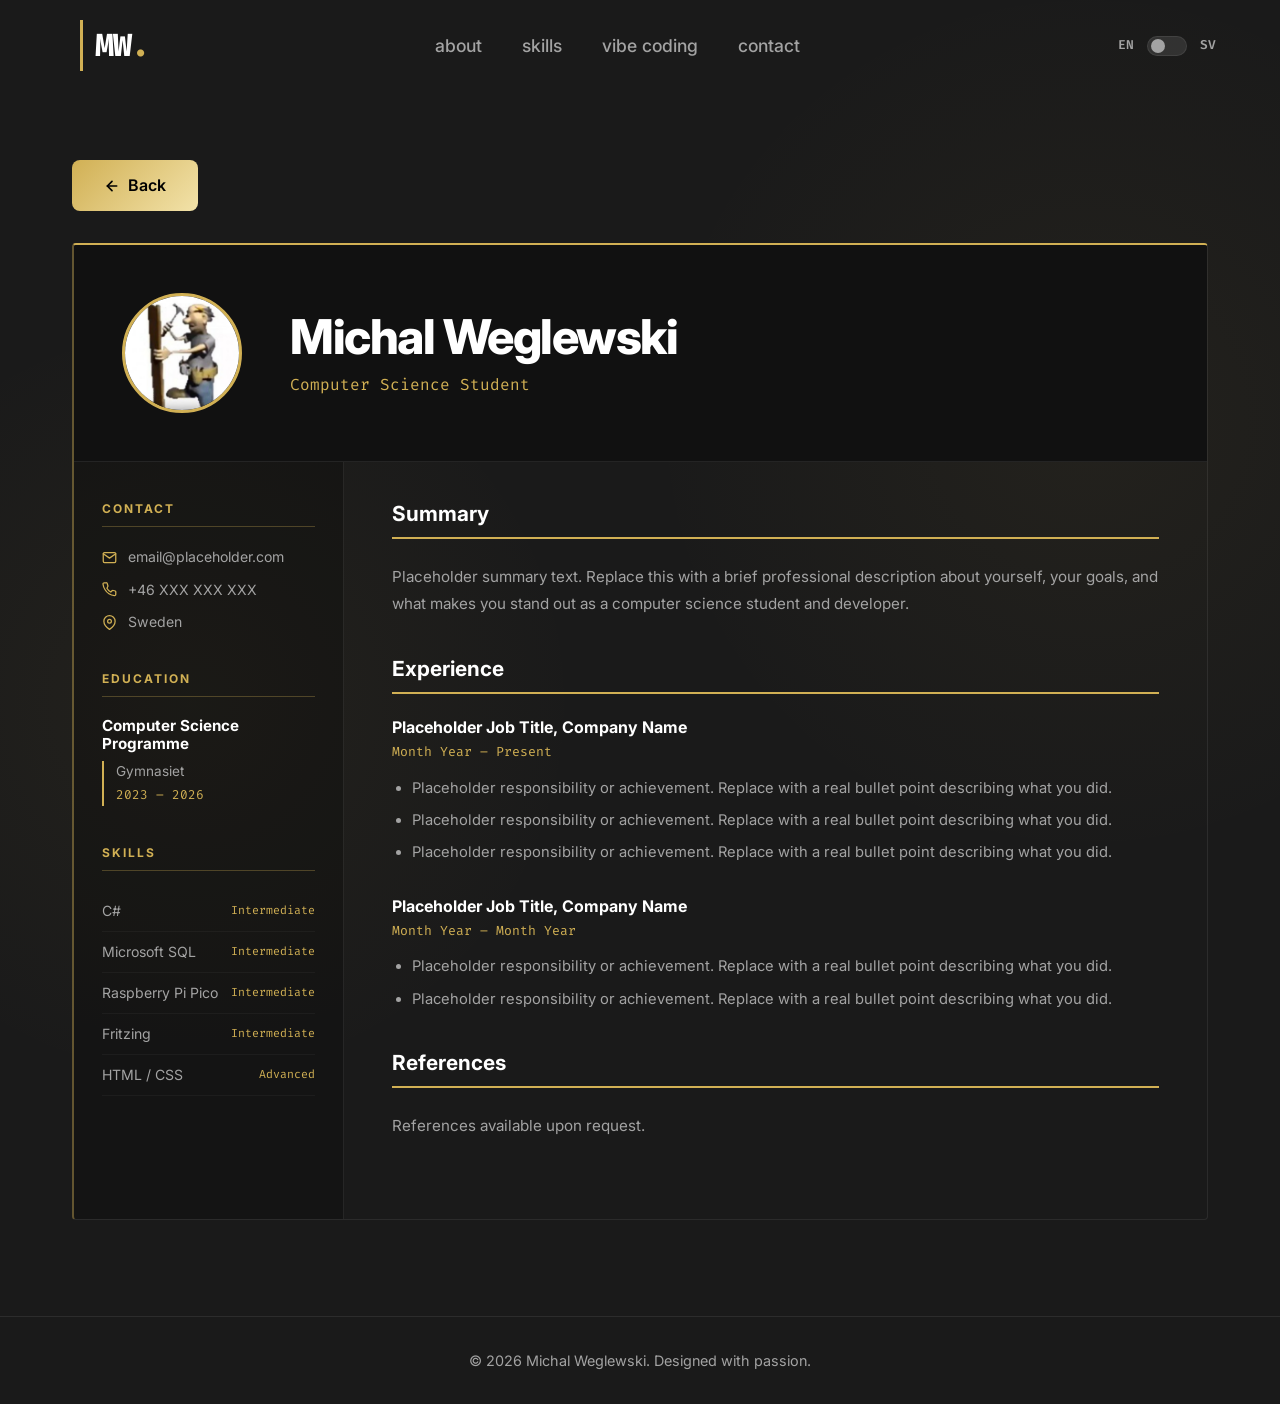
<file: about.html>
<!DOCTYPE html>
<html lang="en">

<head>
    <meta charset="UTF-8">
    <meta name="viewport" content="width=device-width, initial-scale=1.0">
    <title>About Michal Weglewski | Computer Science Portfolio</title>
    <meta name="description" content="CV and detailed background of Michal Weglewski, computer science student.">
    <link rel="preconnect" href="https://fonts.googleapis.com">
    <link rel="preconnect" href="https://fonts.gstatic.com" crossorigin>
    <link
        href="https://fonts.googleapis.com/css2?family=Fira+Code:wght@400;600&family=Inter:wght@300;400;600;800&display=swap"
        rel="stylesheet">
    <link rel="stylesheet" href="style.css">
</head>

<body>

    <!-- Navigation -->
    <nav id="navbar" class="scrolled">
        <div class="nav-container">
            <a href="index.html" class="logo">MW<span class="highlight">.</span></a>
            <ul class="nav-links">
                <li><a href="index.html#about" data-i18n="nav-about">About</a></li>
                <li><a href="index.html#skills" data-i18n="nav-skills">Skills</a></li>
                <li><a href="index.html#vibe-coding" data-i18n="nav-vibe">Vibe Coding</a></li>
                <li><a href="index.html#contact" data-i18n="nav-contact">Contact</a></li>
            </ul>
            <div class="lang-switcher">
                <span class="lang-label">EN</span>
                <label class="switch">
                    <input type="checkbox" id="lang-toggle">
                    <span class="slider round"></span>
                </label>
                <span class="lang-label">SV</span>
            </div>
        </div>
    </nav>

    <!-- CV Section -->
    <section class="section cv-section">
        <div class="container">

            <a href="index.html#about" class="btn btn-primary cv-back-btn" data-i18n="back-to-about">
                <svg xmlns="http://www.w3.org/2000/svg" width="16" height="16" viewBox="0 0 24 24" fill="none"
                    stroke="currentColor" stroke-width="2.5" stroke-linecap="round" stroke-linejoin="round">
                    <line x1="19" y1="12" x2="5" y2="12"></line>
                    <polyline points="12 19 5 12 12 5"></polyline>
                </svg>
                Back
            </a>

            <div class="cv-card">

                <!-- CV Header -->
                <div class="cv-header">
                    <div class="cv-avatar">
                        <!-- Image placeholder — replace src with your photo -->
                        <div class="cv-avatar-placeholder">
                            <img src="thecrewguy1.jpg" alt="Michal Weglewski">
                        </div>
                    </div>
                    <div class="cv-header-text">
                        <h1 class="cv-name">Michal Weglewski</h1>
                        <p class="cv-role" data-i18n="cv-role">Computer Science Student</p>
                    </div>
                </div>

                <!-- CV Body -->
                <div class="cv-body">

                    <!-- Sidebar -->
                    <aside class="cv-sidebar">

                        <div class="cv-sidebar-section">
                            <h3 class="cv-sidebar-heading" data-i18n="cv-contact-heading">Contact</h3>
                            <ul class="cv-contact-list">
                                <li>
                                    <svg xmlns="http://www.w3.org/2000/svg" width="15" height="15" viewBox="0 0 24 24"
                                        fill="none" stroke="currentColor" stroke-width="2" stroke-linecap="round"
                                        stroke-linejoin="round">
                                        <path
                                            d="M4 4h16c1.1 0 2 .9 2 2v12c0 1.1-.9 2-2 2H4c-1.1 0-2-.9-2-2V6c0-1.1.9-2 2-2z">
                                        </path>
                                        <polyline points="22,6 12,13 2,6"></polyline>
                                    </svg>
                                    <span data-i18n="cv-email">email@placeholder.com</span>
                                </li>
                                <li>
                                    <svg xmlns="http://www.w3.org/2000/svg" width="15" height="15" viewBox="0 0 24 24"
                                        fill="none" stroke="currentColor" stroke-width="2" stroke-linecap="round"
                                        stroke-linejoin="round">
                                        <path
                                            d="M22 16.92v3a2 2 0 0 1-2.18 2 19.79 19.79 0 0 1-8.63-3.07A19.5 19.5 0 0 1 4.69 12 19.79 19.79 0 0 1 1.62 3.38a2 2 0 0 1 1.99-2.18h3a2 2 0 0 1 2 1.72c.13.96.36 1.9.7 2.81a2 2 0 0 1-.45 2.11L7.91 9.91a16 16 0 0 0 6.18 6.18l1.99-1.99a2 2 0 0 1 2.11-.45c.91.34 1.85.57 2.81.7A2 2 0 0 1 22 16.92z">
                                        </path>
                                    </svg>
                                    <span data-i18n="cv-phone">+46 XXX XXX XXX</span>
                                </li>
                                <li>
                                    <svg xmlns="http://www.w3.org/2000/svg" width="15" height="15" viewBox="0 0 24 24"
                                        fill="none" stroke="currentColor" stroke-width="2" stroke-linecap="round"
                                        stroke-linejoin="round">
                                        <path d="M21 10c0 7-9 13-9 13s-9-6-9-13a9 9 0 0 1 18 0z"></path>
                                        <circle cx="12" cy="10" r="3"></circle>
                                    </svg>
                                    <span data-i18n="cv-location">Sweden</span>
                                </li>
                            </ul>
                        </div>

                        <div class="cv-sidebar-section">
                            <h3 class="cv-sidebar-heading" data-i18n="cv-edu-heading">Education</h3>
                            <div class="cv-edu-item">
                                <h4 data-i18n="cv-edu-degree">Computer Science Programme</h4>
                                <div class="cv-edu-detail">
                                    <span data-i18n="cv-edu-school">Gymnasiet</span>
                                    <span class="cv-edu-dates" data-i18n="cv-edu-dates">2023 – 2026</span>
                                </div>
                            </div>
                        </div>

                        <div class="cv-sidebar-section">
                            <h3 class="cv-sidebar-heading" data-i18n="cv-skills-heading">Skills</h3>
                            <ul class="cv-skill-list">
                                <li><span>C#</span><span class="cv-skill-level"
                                        data-i18n="cv-level-intermediate">Intermediate</span></li>
                                <li><span>Microsoft SQL</span><span class="cv-skill-level"
                                        data-i18n="cv-level-intermediate">Intermediate</span></li>
                                <li><span>Raspberry Pi Pico</span><span class="cv-skill-level"
                                        data-i18n="cv-level-intermediate">Intermediate</span></li>
                                <li><span>Fritzing</span><span class="cv-skill-level"
                                        data-i18n="cv-level-intermediate">Intermediate</span></li>
                                <li><span>HTML / CSS</span><span class="cv-skill-level"
                                        data-i18n="cv-level-advanced">Advanced</span></li>
                            </ul>
                        </div>

                    </aside>

                    <!-- Main Content -->
                    <main class="cv-main">

                        <div class="cv-main-section">
                            <h2 class="cv-main-heading" data-i18n="cv-summary-heading">Summary</h2>
                            <p data-i18n="cv-summary-text">Placeholder summary text. Replace this with a brief
                                professional description about yourself, your goals, and what makes you stand out as a
                                computer science student and developer.</p>
                        </div>

                        <div class="cv-main-section">
                            <h2 class="cv-main-heading" data-i18n="cv-exp-heading">Experience</h2>

                            <div class="cv-job">
                                <h3 class="cv-job-title" data-i18n="cv-job1-title">Placeholder Job Title, Company Name
                                </h3>
                                <p class="cv-job-dates" data-i18n="cv-job1-dates">Month Year – Present</p>
                                <ul>
                                    <li data-i18n="cv-job1-b1">Placeholder responsibility or achievement. Replace with a
                                        real bullet point describing what you did.</li>
                                    <li data-i18n="cv-job1-b2">Placeholder responsibility or achievement. Replace with a
                                        real bullet point describing what you did.</li>
                                    <li data-i18n="cv-job1-b3">Placeholder responsibility or achievement. Replace with a
                                        real bullet point describing what you did.</li>
                                </ul>
                            </div>

                            <div class="cv-job">
                                <h3 class="cv-job-title" data-i18n="cv-job2-title">Placeholder Job Title, Company Name
                                </h3>
                                <p class="cv-job-dates" data-i18n="cv-job2-dates">Month Year – Month Year</p>
                                <ul>
                                    <li data-i18n="cv-job2-b1">Placeholder responsibility or achievement. Replace with a
                                        real bullet point describing what you did.</li>
                                    <li data-i18n="cv-job2-b2">Placeholder responsibility or achievement. Replace with a
                                        real bullet point describing what you did.</li>
                                </ul>
                            </div>
                        </div>

                        <div class="cv-main-section">
                            <h2 class="cv-main-heading" data-i18n="cv-ref-heading">References</h2>
                            <p data-i18n="cv-ref-text">References available upon request.</p>
                        </div>

                    </main>
                </div>
            </div>

        </div>
    </section>

    <!-- Footer -->
    <footer>
        <div class="container">
            <p data-i18n="footer-text">&copy; 2026 Michal Weglewski. Designed with passion.</p>
        </div>
    </footer>

    <script src="script.js"></script>
</body>

</html>
</file>
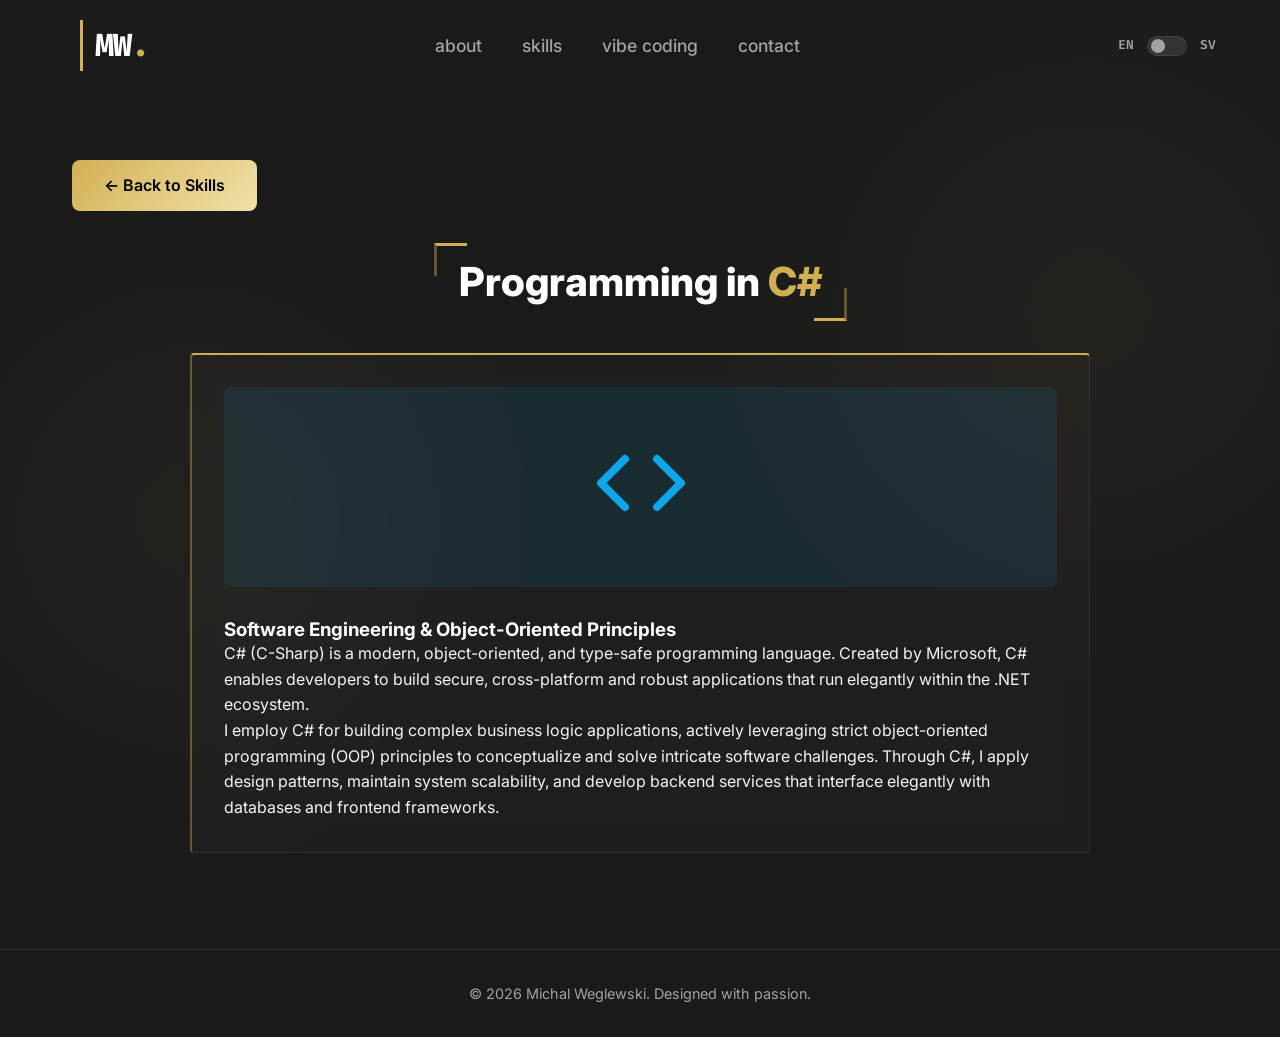
<file: c-sharp.html>
<!DOCTYPE html>
<html lang="en">

<head>
    <meta charset="UTF-8">
    <meta name="viewport" content="width=device-width, initial-scale=1.0">
    <title>C# Programming Details | Michal Weglewski</title>
    <meta name="description" content="Details about C# Programming.">
    <!-- Google Fonts -->
    <link rel="preconnect" href="https://fonts.googleapis.com">
    <link rel="preconnect" href="https://fonts.gstatic.com" crossorigin>
    <link
        href="https://fonts.googleapis.com/css2?family=Fira+Code:wght@400;600&family=Inter:wght@300;400;600;800&display=swap"
        rel="stylesheet">
    <link rel="stylesheet" href="style.css">
</head>

<body>
    <!-- Navigation -->
    <nav id="navbar" class="scrolled">
        <div class="nav-container">
            <a href="index.html" class="logo">MW<span class="highlight">.</span></a>
            <ul class="nav-links">
                <li><a href="index.html#about" data-i18n="nav-about">About</a></li>
                <li><a href="index.html#skills" data-i18n="nav-skills">Skills</a></li>
                <li><a href="index.html#vibe-coding" data-i18n="nav-vibe">Vibe Coding</a></li>
                <li><a href="index.html#contact" data-i18n="nav-contact">Contact</a></li>
            </ul>
            <div class="lang-switcher">
                <span class="lang-label">EN</span>
                <label class="switch">
                    <input type="checkbox" id="lang-toggle">
                    <span class="slider round"></span>
                </label>
                <span class="lang-label">SV</span>
            </div>
        </div>
    </nav>

    <section class="section" style="padding-top: 10rem; min-height: 80vh;">
        <div class="container">
            <a href="index.html#skills" class="btn btn-primary" style="margin-bottom: 2rem;" data-i18n="back-to-skills">&larr; Back to Skills</a>
            <h2 class="section-title">Programming in <span class="highlight" data-i18n="skill-csharp-title-detail">C#</span></h2>
            
            <div class="about-content glass-panel" style="max-width: 900px; margin: 0 auto;">
                <div class="about-text">
                    <div style="background: rgba(14, 165, 233, 0.1); padding: 3rem; border-radius: 8px; margin-bottom: 2rem; text-align: center; color: #0ea5e9;">
                        <svg xmlns="http://www.w3.org/2000/svg" width="96" height="96" viewBox="0 0 24 24" fill="none" stroke="currentColor" stroke-width="2" stroke-linecap="round" stroke-linejoin="round">
                            <polyline points="16 18 22 12 16 6"></polyline>
                            <polyline points="8 6 2 12 8 18"></polyline>
                        </svg>
                    </div>
                    
                    <h3 data-i18n="csharp-detail-h3">Software Engineering & Object-Oriented Principles</h3>
                    <p data-i18n="csharp-detail-p1">C# (C-Sharp) is a modern, object-oriented, and type-safe programming language. Created by Microsoft, C# enables developers to build secure, cross-platform and robust applications that run elegantly within the .NET ecosystem.</p>
                    <p data-i18n="csharp-detail-p2">I employ C# for building complex business logic applications, actively leveraging strict object-oriented programming (OOP) principles to conceptualize and solve intricate software challenges. Through C#, I apply design patterns, maintain system scalability, and develop backend services that interface elegantly with databases and frontend frameworks.</p>
                </div>
            </div>
        </div>
    </section>

    <!-- Footer -->
    <footer>
        <div class="container">
            <p data-i18n="footer-text">&copy; 2026 Michal Weglewski. Designed with passion.</p>
        </div>
    </footer>

    <script src="script.js"></script>
</body>
</html>
</file>
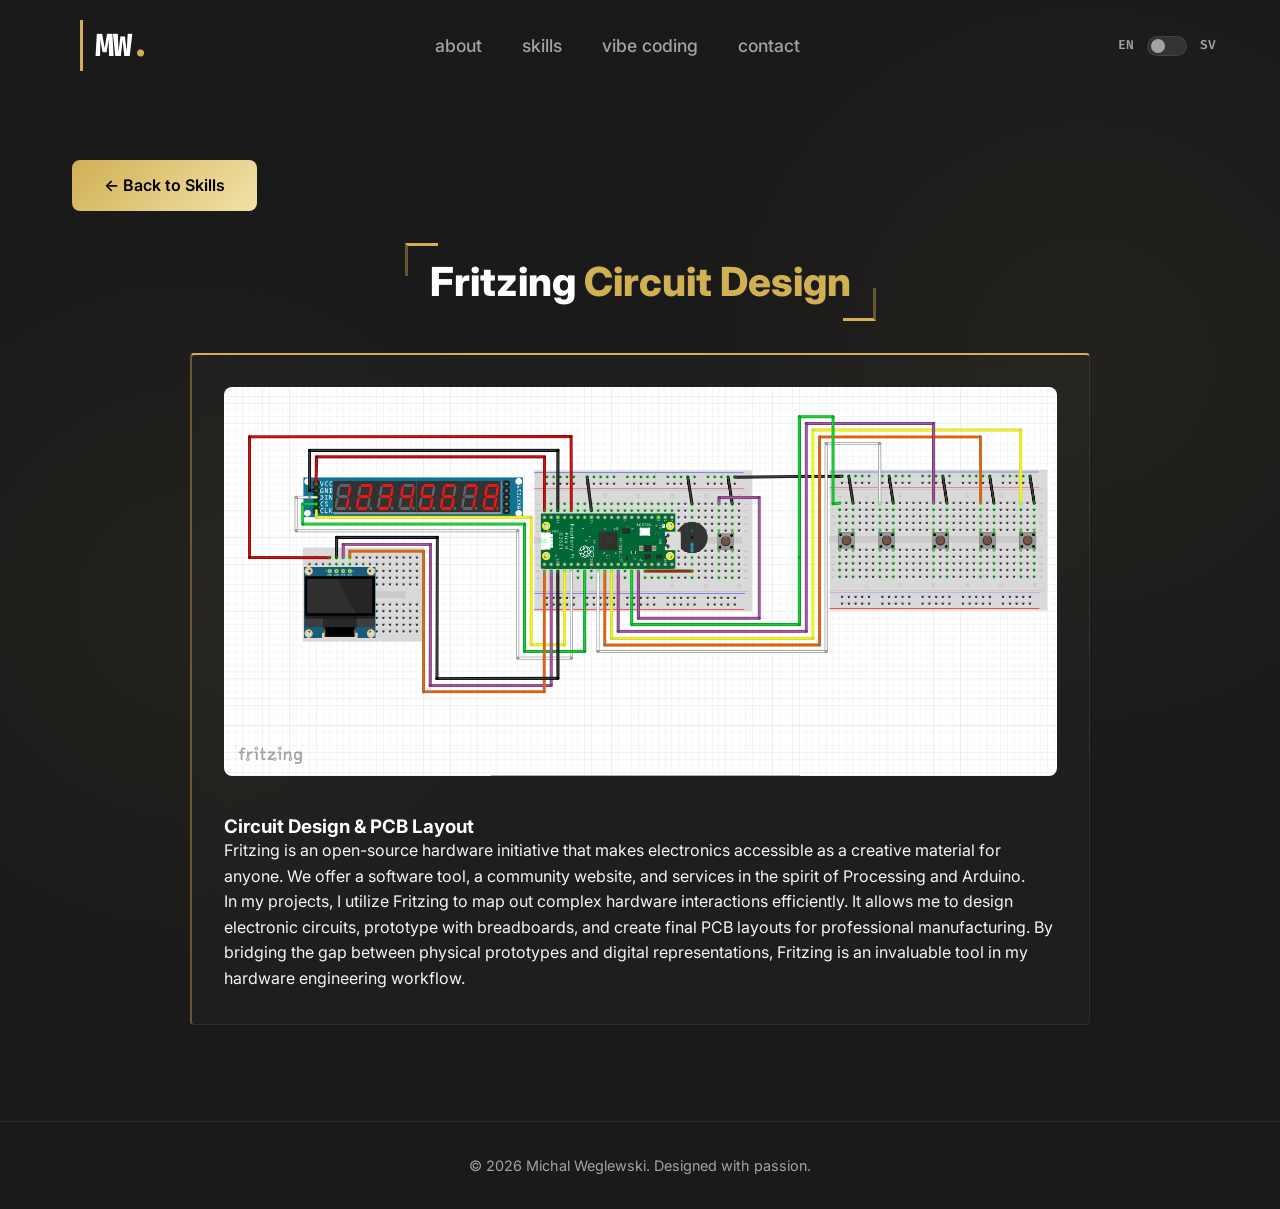
<file: fritzing.html>
<!DOCTYPE html>
<html lang="en">

<head>
    <meta charset="UTF-8">
    <meta name="viewport" content="width=device-width, initial-scale=1.0">
    <title>Fritzing Details | Michal Weglewski</title>
    <meta name="description" content="Details about Fritzing projects.">
    <!-- Google Fonts -->
    <link rel="preconnect" href="https://fonts.googleapis.com">
    <link rel="preconnect" href="https://fonts.gstatic.com" crossorigin>
    <link
        href="https://fonts.googleapis.com/css2?family=Fira+Code:wght@400;600&family=Inter:wght@300;400;600;800&display=swap"
        rel="stylesheet">
    <link rel="stylesheet" href="style.css">
</head>

<body>
    <!-- Navigation -->
    <nav id="navbar" class="scrolled">
        <div class="nav-container">
            <a href="index.html" class="logo">MW<span class="highlight">.</span></a>
            <ul class="nav-links">
                <li><a href="index.html#about" data-i18n="nav-about">About</a></li>
                <li><a href="index.html#skills" data-i18n="nav-skills">Skills</a></li>
                <li><a href="index.html#vibe-coding" data-i18n="nav-vibe">Vibe Coding</a></li>
                <li><a href="index.html#contact" data-i18n="nav-contact">Contact</a></li>
            </ul>
            <div class="lang-switcher">
                <span class="lang-label">EN</span>
                <label class="switch">
                    <input type="checkbox" id="lang-toggle">
                    <span class="slider round"></span>
                </label>
                <span class="lang-label">SV</span>
            </div>
        </div>
    </nav>

    <section class="section" style="padding-top: 10rem; min-height: 80vh;">
        <div class="container">
            <a href="index.html#skills" class="btn btn-primary" style="margin-bottom: 2rem;" data-i18n="back-to-skills">&larr; Back to Skills</a>
            <h2 class="section-title">Fritzing <span class="highlight" data-i18n="skill-fritzing-title-detail">Circuit Design</span></h2>
            
            <div class="about-content glass-panel" style="max-width: 900px; margin: 0 auto;">
                <div class="about-text">
                    <img src="fritzingimage.png" alt="Fritzing Project" style="width: 100%; max-height: 400px; object-fit: cover; border-radius: 8px; margin-bottom: 2rem;">
                    
                    <h3 data-i18n="fritzing-detail-h3">Circuit Design & PCB Layout</h3>
                    <p data-i18n="fritzing-detail-p1">Fritzing is an open-source hardware initiative that makes electronics accessible as a creative material for anyone. We offer a software tool, a community website, and services in the spirit of Processing and Arduino.</p>
                    <p data-i18n="fritzing-detail-p2">In my projects, I utilize Fritzing to map out complex hardware interactions efficiently. It allows me to design electronic circuits, prototype with breadboards, and create final PCB layouts for professional manufacturing. By bridging the gap between physical prototypes and digital representations, Fritzing is an invaluable tool in my hardware engineering workflow.</p>
                </div>
            </div>
        </div>
    </section>

    <!-- Footer -->
    <footer>
        <div class="container">
            <p data-i18n="footer-text">&copy; 2026 Michal Weglewski. Designed with passion.</p>
        </div>
    </footer>

    <script src="script.js"></script>
</body>
</html>
</file>
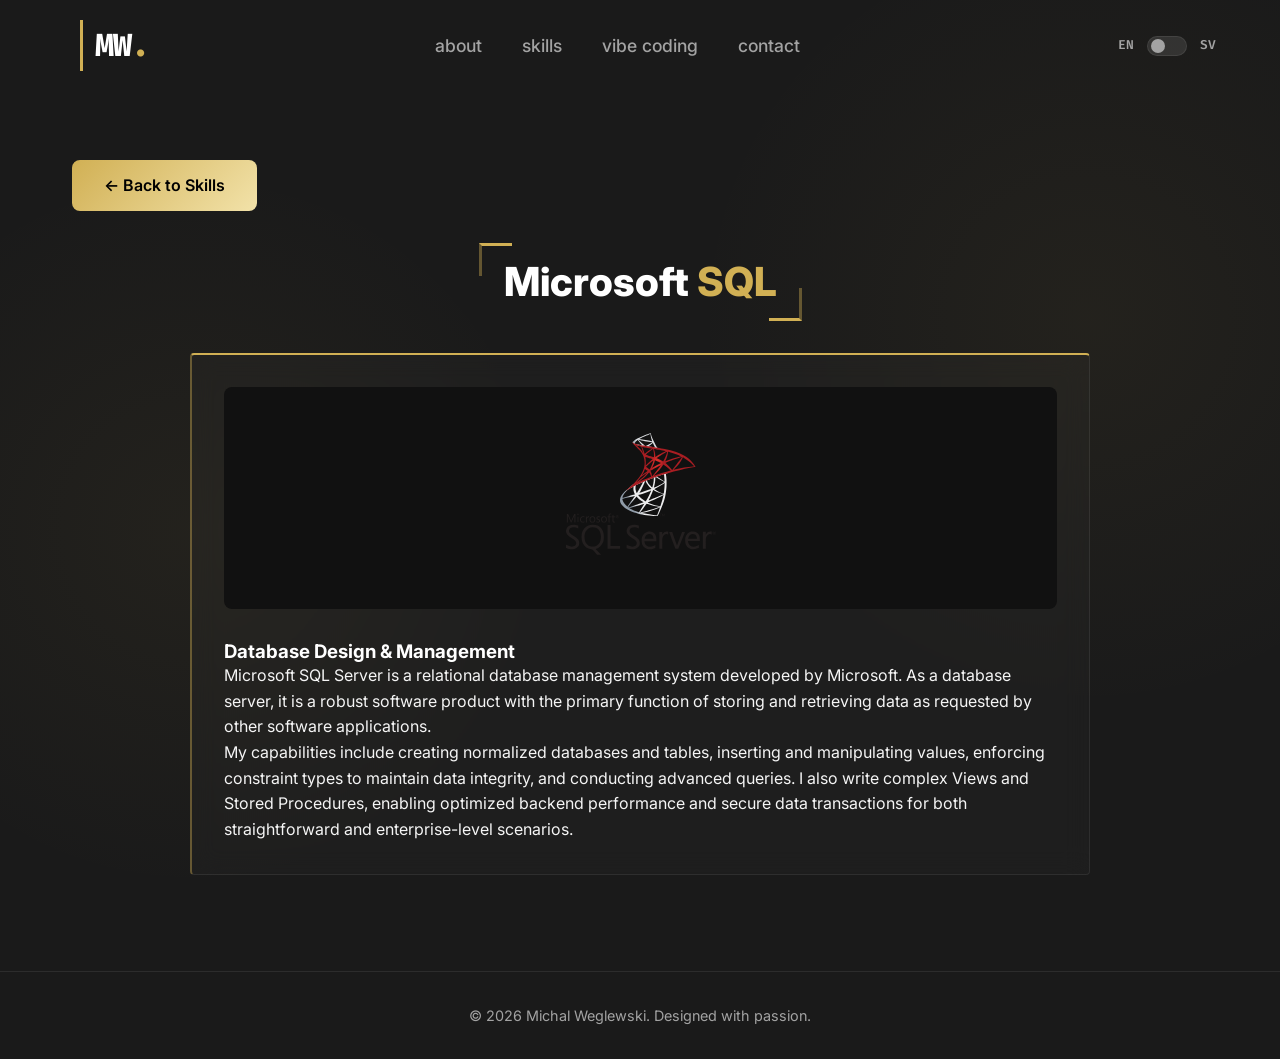
<file: ms-sql.html>
<!DOCTYPE html>
<html lang="en">

<head>
    <meta charset="UTF-8">
    <meta name="viewport" content="width=device-width, initial-scale=1.0">
    <title>Microsoft SQL Details | Michal Weglewski</title>
    <meta name="description" content="Details about Microsoft SQL and database management.">
    <!-- Google Fonts -->
    <link rel="preconnect" href="https://fonts.googleapis.com">
    <link rel="preconnect" href="https://fonts.gstatic.com" crossorigin>
    <link
        href="https://fonts.googleapis.com/css2?family=Fira+Code:wght@400;600&family=Inter:wght@300;400;600;800&display=swap"
        rel="stylesheet">
    <link rel="stylesheet" href="style.css">
</head>

<body>
    <!-- Navigation -->
    <nav id="navbar" class="scrolled">
        <div class="nav-container">
            <a href="index.html" class="logo">MW<span class="highlight">.</span></a>
            <ul class="nav-links">
                <li><a href="index.html#about" data-i18n="nav-about">About</a></li>
                <li><a href="index.html#skills" data-i18n="nav-skills">Skills</a></li>
                <li><a href="index.html#vibe-coding" data-i18n="nav-vibe">Vibe Coding</a></li>
                <li><a href="index.html#contact" data-i18n="nav-contact">Contact</a></li>
            </ul>
            <div class="lang-switcher">
                <span class="lang-label">EN</span>
                <label class="switch">
                    <input type="checkbox" id="lang-toggle">
                    <span class="slider round"></span>
                </label>
                <span class="lang-label">SV</span>
            </div>
        </div>
    </nav>

    <section class="section" style="padding-top: 10rem; min-height: 80vh;">
        <div class="container">
            <a href="index.html#skills" class="btn btn-primary" style="margin-bottom: 2rem;" data-i18n="back-to-skills">&larr; Back to Skills</a>
            <h2 class="section-title">Microsoft <span class="highlight" data-i18n="skill-sql-title-detail">SQL</span></h2>
            
            <div class="about-content glass-panel" style="max-width: 900px; margin: 0 auto;">
                <div class="about-text">
                    <div style="background: #111; padding: 2rem; border-radius: 8px; margin-bottom: 2rem; text-align: center;">
                        <img src="microsoft-sql-server-logo.CnIl2drO_pd2P1.svg" alt="Microsoft SQL Logo" style="max-height: 150px;">
                    </div>
                    
                    <h3 data-i18n="sql-detail-h3">Database Design & Management</h3>
                    <p data-i18n="sql-detail-p1">Microsoft SQL Server is a relational database management system developed by Microsoft. As a database server, it is a robust software product with the primary function of storing and retrieving data as requested by other software applications.</p>
                    <p data-i18n="sql-detail-p2">My capabilities include creating normalized databases and tables, inserting and manipulating values, enforcing constraint types to maintain data integrity, and conducting advanced queries. I also write complex Views and Stored Procedures, enabling optimized backend performance and secure data transactions for both straightforward and enterprise-level scenarios.</p>
                </div>
            </div>
        </div>
    </section>

    <!-- Footer -->
    <footer>
        <div class="container">
            <p data-i18n="footer-text">&copy; 2026 Michal Weglewski. Designed with passion.</p>
        </div>
    </footer>

    <script src="script.js"></script>
</body>
</html>
</file>
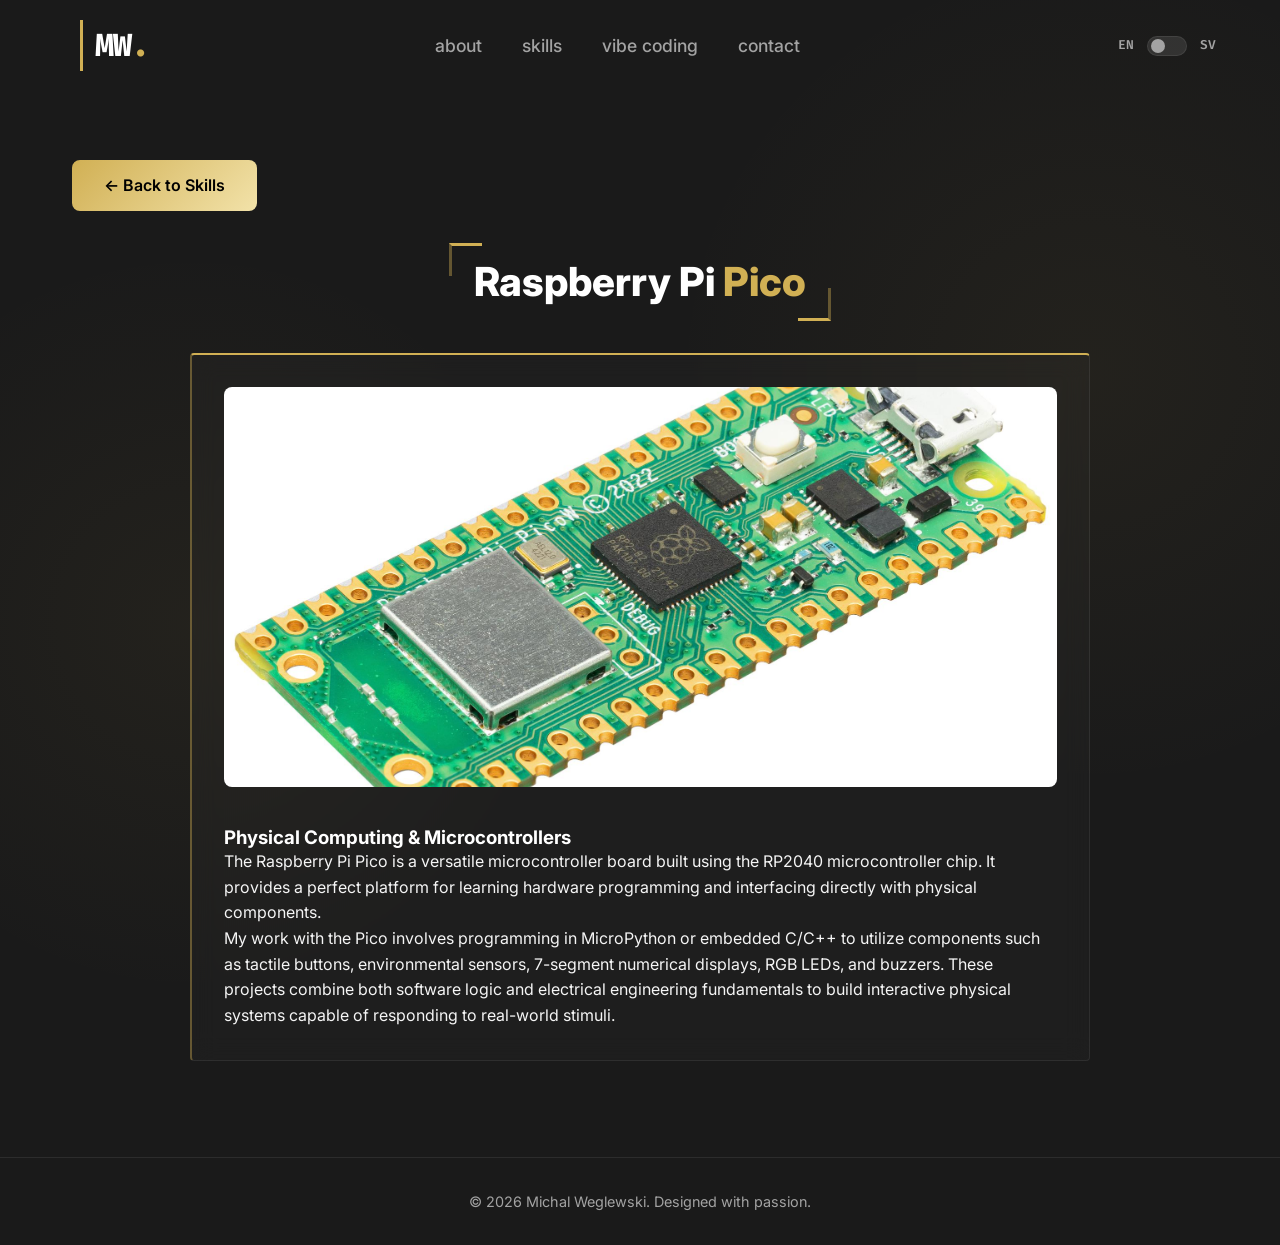
<file: raspberry-pi.html>
<!DOCTYPE html>
<html lang="en">

<head>
    <meta charset="UTF-8">
    <meta name="viewport" content="width=device-width, initial-scale=1.0">
    <title>Raspberry Pi Pico Details | Michal Weglewski</title>
    <meta name="description" content="Details about Raspberry Pi Pico projects.">
    <!-- Google Fonts -->
    <link rel="preconnect" href="https://fonts.googleapis.com">
    <link rel="preconnect" href="https://fonts.gstatic.com" crossorigin>
    <link
        href="https://fonts.googleapis.com/css2?family=Fira+Code:wght@400;600&family=Inter:wght@300;400;600;800&display=swap"
        rel="stylesheet">
    <link rel="stylesheet" href="style.css">
</head>

<body>
    <!-- Navigation -->
    <nav id="navbar" class="scrolled">
        <div class="nav-container">
            <a href="index.html" class="logo">MW<span class="highlight">.</span></a>
            <ul class="nav-links">
                <li><a href="index.html#about" data-i18n="nav-about">About</a></li>
                <li><a href="index.html#skills" data-i18n="nav-skills">Skills</a></li>
                <li><a href="index.html#vibe-coding" data-i18n="nav-vibe">Vibe Coding</a></li>
                <li><a href="index.html#contact" data-i18n="nav-contact">Contact</a></li>
            </ul>
            <div class="lang-switcher">
                <span class="lang-label">EN</span>
                <label class="switch">
                    <input type="checkbox" id="lang-toggle">
                    <span class="slider round"></span>
                </label>
                <span class="lang-label">SV</span>
            </div>
        </div>
    </nav>

    <section class="section" style="padding-top: 10rem; min-height: 80vh;">
        <div class="container">
            <a href="index.html#skills" class="btn btn-primary" style="margin-bottom: 2rem;" data-i18n="back-to-skills">&larr; Back to Skills</a>
            <h2 class="section-title">Raspberry Pi <span class="highlight" data-i18n="skill-pico-title-detail">Pico</span></h2>
            
            <div class="about-content glass-panel" style="max-width: 900px; margin: 0 auto;">
                <div class="about-text">
                    <img src="Raspberry pi pico.jpg" alt="Raspberry Pi Pico Project" style="width: 100%; max-height: 400px; object-fit: cover; border-radius: 8px; margin-bottom: 2rem;">
                    
                    <h3 data-i18n="pico-detail-h3">Physical Computing & Microcontrollers</h3>
                    <p data-i18n="pico-detail-p1">The Raspberry Pi Pico is a versatile microcontroller board built using the RP2040 microcontroller chip. It provides a perfect platform for learning hardware programming and interfacing directly with physical components.</p>
                    <p data-i18n="pico-detail-p2">My work with the Pico involves programming in MicroPython or embedded C/C++ to utilize components such as tactile buttons, environmental sensors, 7-segment numerical displays, RGB LEDs, and buzzers. These projects combine both software logic and electrical engineering fundamentals to build interactive physical systems capable of responding to real-world stimuli.</p>
                </div>
            </div>
        </div>
    </section>

    <!-- Footer -->
    <footer>
        <div class="container">
            <p data-i18n="footer-text">&copy; 2026 Michal Weglewski. Designed with passion.</p>
        </div>
    </footer>

    <script src="script.js"></script>
</body>
</html>
</file>
<file: style.css>
/* =========================================
   CSS Variables & Theming
========================================= */
:root {
    --bg-dark: #1a1a1a;
    --bg-darker: #111111;
    --text-main: #f5f5f5;
    --text-muted: #a3a3a3;

    /* Golden Theme Accents */
    --accent-primary: #d1b054;
    --accent-secondary: #f2e2a9;
    --accent-glow: transparent;

    --glass-bg: rgba(255, 255, 255, 0.02);
    --glass-border: rgba(255, 255, 255, 0.08);

    --font-sans: 'Inter', sans-serif;
    --font-mono: 'Fira Code', monospace;

    --transition-fast: 0.2s ease;
    --transition-medium: 0.4s ease;
}

/* =========================================
   Reset & Base Styles
========================================= */
* {
    margin: 0;
    padding: 0;
    box-sizing: border-box;
}

html {
    scroll-behavior: smooth;
}

body {
    font-family: var(--font-sans);
    background-color: var(--bg-dark);
    background-image:
        radial-gradient(circle at 15% 50%, rgba(209, 176, 84, 0.05), transparent 30%),
        radial-gradient(circle at 85% 30%, rgba(209, 176, 84, 0.05), transparent 30%);
    color: var(--text-main);
    line-height: 1.6;
    overflow-x: hidden;
}

h1,
h2,
h3,
h4 {
    color: #fff;
    line-height: 1.2;
}

a {
    text-decoration: none;
    color: inherit;
}

.container {
    max-width: 1200px;
    margin: 0 auto;
    padding: 0 2rem;
}

.section {
    padding: 6rem 0;
}

.bg-darker {
    background-color: var(--bg-darker);
}

.highlight {
    color: var(--accent-primary);
}



/* Glassmorphism Panel */
.glass-panel {
    background: var(--glass-bg);
    border: 1px solid var(--glass-border);
    border-top: 2px solid var(--accent-primary);
    border-left: 2px solid rgba(209, 176, 84, 0.4);
    backdrop-filter: blur(12px);
    -webkit-backdrop-filter: blur(12px);
    border-radius: 4px;
    padding: 2rem;
    transition: transform var(--transition-medium);
}

/* =========================================
   Typography & Titles
========================================= */
.section-title {
    font-size: 2.5rem;
    font-weight: 800;
    margin-bottom: 2rem;
    text-align: center;
    width: fit-content;
    margin-left: auto;
    margin-right: auto;
    position: relative;
    padding: 15px 25px;
}

.section-title::before {
    content: '';
    position: absolute;
    top: 0;
    left: 0;
    width: 30px;
    height: 30px;
    border-top: 3px solid var(--accent-primary);
    border-left: 3px solid rgba(209, 176, 84, 0.4);
}

.section-title::after {
    content: '';
    position: absolute;
    bottom: 0;
    right: 0;
    width: 30px;
    height: 30px;
    border-bottom: 3px solid var(--accent-primary);
    border-right: 3px solid rgba(209, 176, 84, 0.4);
}

.section-subtitle {
    text-align: center;
    color: var(--text-muted);
    margin-bottom: 3rem;
    font-size: 1.1rem;
}

/* =========================================
   Buttons
========================================= */
.btn {
    display: inline-block;
    padding: 0.8rem 2rem;
    border-radius: 8px;
    font-weight: 600;
    cursor: pointer;
    transition: all var(--transition-fast);
    border: none;
    font-size: 1rem;
}

.btn-primary {
    background: linear-gradient(135deg, var(--accent-primary), var(--accent-secondary));
    color: #000;
}

.btn-primary:hover {
    transform: translateY(-2px);
    background: linear-gradient(135deg, var(--accent-secondary), var(--accent-primary));
}

/* =========================================
   Navigation
========================================= */
nav {
    position: fixed;
    top: 0;
    width: 100%;
    z-index: 1000;
    padding: 1.25rem 0;
    transition: background var(--transition-medium), padding var(--transition-medium), box-shadow var(--transition-medium);
}

nav.scrolled {
    background: rgba(17, 17, 17, 0.85);
    backdrop-filter: blur(16px);
    -webkit-backdrop-filter: blur(16px);
    box-shadow: 0 1px 0 rgba(209, 176, 84, 0.15);
}

.nav-container {
    max-width: 1600px;
    margin: 0 auto;
    padding: 0 4rem;
    display: flex;
    justify-content: space-between;
    align-items: center;
}

.logo {
    font-family: var(--font-mono);
    font-size: 2rem;
    font-weight: 700;
    letter-spacing: -1px;
    color: #fff;
    margin-left: 1rem;
    border-left: 3px solid var(--accent-primary);
    padding-left: 12px;
}

.nav-links {
    display: flex;
    list-style: none;
    gap: 2.5rem;
}

.nav-links a {
    color: var(--text-muted);
    font-weight: 500;
    font-size: 1.1rem;
    text-transform: lowercase;
    transition: color var(--transition-fast);
}

.nav-links a:hover {
    color: var(--accent-primary);
}

/* Language Switcher */
.lang-switcher {
    display: flex;
    align-items: center;
    gap: 0.8rem;
    margin-left: 2rem;
}

.lang-label {
    font-family: var(--font-mono);
    font-size: 0.8rem;
    color: var(--text-muted);
    font-weight: 600;
}

/* The switch - the box around the slider */
.switch {
    position: relative;
    display: inline-block;
    width: 40px;
    height: 20px;
}

/* Hide default HTML checkbox */
.switch input {
    opacity: 0;
    width: 0;
    height: 0;
}

/* The slider */
.slider {
    position: absolute;
    cursor: pointer;
    top: 0;
    left: 0;
    right: 0;
    bottom: 0;
    background-color: rgba(255, 255, 255, 0.1);
    transition: .4s;
    border: 1px solid var(--glass-border);
}

.slider:before {
    position: absolute;
    content: "";
    height: 14px;
    width: 14px;
    left: 3px;
    bottom: 2px;
    background-color: var(--text-muted);
    transition: .4s;
}

input:checked+.slider {
    background-color: rgba(209, 176, 84, 0.2);
    border-color: var(--accent-primary);
}

input:checked+.slider:before {
    transform: translateX(20px);
    background-color: var(--accent-primary);
}

/* Rounded sliders */
.slider.round {
    border-radius: 20px;
}

.slider.round:before {
    border-radius: 50%;
}

.hamburger {
    display: none;
    cursor: pointer;
}

.hamburger .bar {
    width: 25px;
    height: 3px;
    background-color: #fff;
    margin: 5px 0;
    transition: var(--transition-fast);
}

/* =========================================
   Welcome Section
========================================= */
.welcome-section {
    padding-top: calc(15vh + 70px);
    min-height: 80vh;
    display: flex;
    align-items: center;
}

.welcome-layout {
    display: grid;
    grid-template-columns: 1fr;
    max-width: 1200px;
    margin: 0 auto;
}

.welcome-text {
    max-width: 800px;
}

.huge-title {
    font-size: 6rem;
    font-weight: 300;
    margin-bottom: 1rem;
    color: #fff;
    letter-spacing: -2px;
    line-height: 1;
    position: relative;
    display: inline-block;
    padding-top: 20px;
    padding-left: 25px;
}

.welcome-desc {
    border-left: 2px solid var(--accent-primary);
    padding-left: 2rem;
    margin-top: 2rem;
}

.welcome-desc p {
    color: var(--text-muted);
    font-size: 1.15rem;
    margin-bottom: 1.5rem;
    line-height: 1.8;
}

/* =========================================
   Skills Section
========================================= */
.skills-grid {
    display: grid;
    grid-template-columns: repeat(auto-fit, minmax(280px, 1fr));
    gap: 2rem;
}

.skill-card {
    display: flex;
    flex-direction: column;
    overflow: hidden;
    padding: 0;
    /* Reset padding for image reach */
}

.skill-card:hover {
    transform: translateY(-5px);
    border-color: var(--accent-primary);
}

.card-image-wrapper {
    height: 160px;
    width: 100%;
    overflow: hidden;
    background: #fff;
    /* for logo visibility */
    display: flex;
    align-items: center;
    justify-content: center;
    border-bottom: 1px solid var(--glass-border);
}

.card-image-wrapper img {
    width: 100%;
    height: 100%;
    object-fit: cover;
}

.sql-logos {
    background: #111;
    /* Dark background for SQL images to adapt nicely */
}

.sql-logos img {
    object-fit: contain;
    padding: 10px;
}

.sql-icon {
    max-width: 40%;
}

.card-icon {
    height: 160px;
    display: flex;
    align-items: center;
    justify-content: center;
    background: rgba(209, 176, 84, 0.1);
    color: var(--accent-primary);
    border-bottom: 1px solid var(--glass-border);
}

.card-content {
    padding: 2rem;
    flex: 1;
}

.card-content h3 {
    margin-bottom: 0.5rem;
    font-size: 1.3rem;
}

.card-content p {
    color: var(--text-muted);
    font-size: 0.95rem;
}

/* =========================================
   Vibe Coding Section
========================================= */
.vibe-template {
    max-width: 900px;
    margin: 0 auto;
    padding: 0;
    border-radius: 12px;
    overflow: hidden;
    border-top: 2px solid var(--accent-primary);
    border-left: 2px solid rgba(209, 176, 84, 0.4);
}

.vibe-header {
    background: rgba(0, 0, 0, 0.5);
    padding: 1rem;
    display: flex;
    align-items: center;
    border-bottom: 1px solid var(--glass-border);
}

.window-controls {
    display: flex;
    gap: 8px;
}

.window-controls span {
    width: 12px;
    height: 12px;
    border-radius: 50%;
    background: #ef4444;
    /* macOS traffic lights */
}

.window-controls span:nth-child(2) {
    background: #eab308;
}

.window-controls span:nth-child(3) {
    background: #22c55e;
}

.window-title {
    margin: 0 auto;
    font-family: var(--font-mono);
    font-size: 0.9rem;
    color: var(--text-muted);
}

.vibe-body {
    padding: 2.5rem;
    font-family: var(--font-sans);
}

.vibe-body p {
    margin-bottom: 1.5rem;
    font-size: 1.05rem;
    color: #cbd5e1;
}

.vibe-body blockquote {
    border-left: 4px solid var(--accent-primary);
    padding-left: 1.5rem;
    margin: 2rem 0;
    font-style: italic;
    color: #fff;
    background: rgba(209, 176, 84, 0.05);
    padding: 1rem 1.5rem;
    border-radius: 0 8px 8px 0;
}

/* =========================================
   Contact Form
========================================= */
.contact-wrapper {
    display: grid;
    grid-template-columns: 1fr 1fr;
    gap: 4rem;
    align-items: center;
}

.contact-info p {
    color: var(--text-muted);
    font-size: 1.1rem;
    margin-top: 1rem;
}

.input-group {
    margin-bottom: 1.5rem;
}

.input-group label {
    display: block;
    margin-bottom: 0.5rem;
    font-size: 0.9rem;
    color: var(--text-main);
    font-family: var(--font-mono);
}

.input-group input,
.input-group textarea {
    width: 100%;
    padding: 1rem;
    background: rgba(0, 0, 0, 0.2);
    border: 1px solid var(--glass-border);
    border-radius: 8px;
    color: #fff;
    font-family: var(--font-sans);
    font-size: 1rem;
    transition: all var(--transition-fast);
}

.input-group input:focus,
.input-group textarea:focus {
    outline: none;
    border-color: var(--accent-primary);
}

.submit-btn {
    width: 100%;
    margin-top: 1rem;
}

.submit-btn:disabled {
    opacity: 0.5;
    cursor: not-allowed;
    filter: grayscale(1);
}

.success-message,
.error-message {
    padding: 1rem;
    border-radius: 8px;
    margin-bottom: 1.5rem;
    font-size: 0.95rem;
    text-align: center;
    font-weight: 600;
}

.success-message {
    background: rgba(34, 197, 94, 0.1);
    border: 1px solid #22c55e;
    color: #22c55e;
}

.error-message {
    background: rgba(239, 68, 68, 0.1);
    border: 1px solid #ef4444;
    color: #ef4444;
}

.input-group input[aria-invalid="true"],
.input-group textarea[aria-invalid="true"] {
    border-color: #ef4444;
    background: rgba(239, 68, 68, 0.05);
}

/* =========================================
   Show More Link
========================================= */
.show-more-link {
    display: inline-flex;
    align-items: center;
    gap: 0.6rem;
    margin-top: 2rem;
    color: var(--accent-primary);
    font-weight: 600;
    font-size: 0.95rem;
    font-family: var(--font-mono);
    border-bottom: 1px solid transparent;
    transition: all var(--transition-fast);
    padding-bottom: 2px;
}

.show-more-link:hover {
    border-bottom-color: var(--accent-primary);
    gap: 0.9rem;
}

/* =========================================
   CV / About Page
========================================= */
.cv-section {
    padding-top: 10rem;
    min-height: 100vh;
}

.cv-back-btn {
    display: inline-flex;
    align-items: center;
    gap: 0.5rem;
    margin-bottom: 2rem;
}

.cv-card {
    border-radius: 4px;
    overflow: hidden;
    border: 1px solid var(--glass-border);
    border-top: 2px solid var(--accent-primary);
    border-left: 2px solid rgba(209, 176, 84, 0.4);
}

/* --- CV Header --- */
.cv-header {
    background: var(--bg-darker);
    padding: 3rem;
    display: flex;
    align-items: center;
    gap: 3rem;
    border-bottom: 1px solid var(--glass-border);
}

.cv-avatar-placeholder {
    width: 120px;
    height: 120px;
    border-radius: 50%;
    border: 3px solid var(--accent-primary);
    background: rgba(209, 176, 84, 0.06);
    flex-shrink: 0;
    display: flex;
    align-items: center;
    justify-content: center;
    color: var(--text-muted);
    overflow: hidden;
}

.cv-avatar-placeholder img {
    width: 100%;
    height: 100%;
    object-fit: cover;
}

.cv-name {
    font-size: 3rem;
    font-weight: 800;
    letter-spacing: -1.5px;
    color: #fff;
    margin-bottom: 0.4rem;
}

.cv-role {
    color: var(--accent-primary);
    font-size: 1rem;
    font-family: var(--font-mono);
}

/* --- CV Body Layout --- */
.cv-body {
    display: grid;
    grid-template-columns: 270px 1fr;
    min-height: 500px;
}

/* --- Sidebar --- */
.cv-sidebar {
    background: rgba(0, 0, 0, 0.25);
    border-right: 1px solid var(--glass-border);
    padding: 2.5rem 1.75rem;
}

.cv-sidebar-section {
    margin-bottom: 2.5rem;
}

.cv-sidebar-heading {
    font-size: 0.75rem;
    font-weight: 700;
    color: var(--accent-primary);
    text-transform: uppercase;
    letter-spacing: 2px;
    margin-bottom: 1.25rem;
    padding-bottom: 0.6rem;
    border-bottom: 1px solid rgba(209, 176, 84, 0.3);
}

.cv-contact-list {
    list-style: none;
    display: flex;
    flex-direction: column;
    gap: 0.8rem;
}

.cv-contact-list li {
    display: flex;
    align-items: center;
    gap: 0.7rem;
    color: var(--text-muted);
    font-size: 0.88rem;
    line-height: 1.4;
}

.cv-contact-list li svg {
    flex-shrink: 0;
    color: var(--accent-primary);
}

.cv-edu-item {
    margin-bottom: 1.25rem;
}

.cv-edu-item h4 {
    font-size: 0.95rem;
    color: #fff;
    margin-bottom: 0.5rem;
}

.cv-edu-detail {
    border-left: 2px solid var(--accent-primary);
    padding-left: 0.75rem;
    display: flex;
    flex-direction: column;
    gap: 0.15rem;
}

.cv-edu-detail span {
    color: var(--text-muted);
    font-size: 0.85rem;
}

.cv-edu-dates {
    font-family: var(--font-mono);
    font-size: 0.8rem !important;
    color: var(--accent-primary) !important;
}

.cv-skill-list {
    list-style: none;
    display: flex;
    flex-direction: column;
    gap: 0;
}

.cv-skill-list li {
    display: flex;
    justify-content: space-between;
    align-items: center;
    padding: 0.55rem 0;
    border-bottom: 1px solid rgba(255, 255, 255, 0.04);
    color: var(--text-muted);
    font-size: 0.88rem;
}

.cv-skill-level {
    font-family: var(--font-mono);
    font-size: 0.72rem;
    color: var(--accent-primary);
}

/* --- Main Content --- */
.cv-main {
    padding: 2.5rem 3rem;
}

.cv-main-section {
    margin-bottom: 2.5rem;
}

.cv-main-heading {
    font-size: 1.3rem;
    font-weight: 700;
    color: #fff;
    padding-bottom: 0.6rem;
    border-bottom: 2px solid var(--accent-primary);
    margin-bottom: 1.5rem;
}

.cv-main-section > p {
    color: var(--text-muted);
    line-height: 1.8;
    font-size: 0.95rem;
}

.cv-job {
    margin-bottom: 2rem;
}

.cv-job-title {
    font-size: 1rem;
    font-weight: 700;
    color: #fff;
    margin-bottom: 0.25rem;
}

.cv-job-dates {
    font-size: 0.82rem;
    color: var(--accent-primary);
    font-family: var(--font-mono);
    margin-bottom: 0.85rem;
}

.cv-job ul {
    padding-left: 1.25rem;
    display: flex;
    flex-direction: column;
    gap: 0.5rem;
    list-style: disc;
}

.cv-job ul li {
    color: var(--text-muted);
    font-size: 0.92rem;
    line-height: 1.65;
}

@media (max-width: 768px) {
    .cv-body {
        grid-template-columns: 1fr;
    }

    .cv-sidebar {
        border-right: none;
        border-bottom: 1px solid var(--glass-border);
    }

    .cv-header {
        flex-direction: column;
        text-align: center;
        gap: 1.5rem;
        padding: 2rem;
    }

    .cv-name {
        font-size: 2rem;
    }

    .cv-main {
        padding: 2rem 1.5rem;
    }
}

/* =========================================
   Footer
========================================= */

footer {
    text-align: center;
    padding: 2rem 0;
    border-top: 1px solid var(--glass-border);
    font-size: 0.9rem;
    color: var(--text-muted);
}

/* =========================================
   Animations (reveals are in JS logic, but basic css below)
========================================= */
.reveal {
    opacity: 0;
    transform: translateY(30px);
    transition: all 0.8s ease-out;
}

.reveal.active {
    opacity: 1;
    transform: translateY(0);
}

/* =========================================
   Responsive Design
========================================= */
@media (max-width: 992px) {
    .contact-wrapper {
        grid-template-columns: 1fr;
        gap: 2rem;
    }

    .huge-title {
        font-size: 4rem;
    }
}

@media (max-width: 768px) {
    .hamburger {
        display: block;
    }

    .nav-links {
        position: fixed;
        right: -100%;
        top: 70px;
        flex-direction: column;
        background: rgba(26, 26, 26, 0.95);
        backdrop-filter: blur(15px);
        width: 100%;
        text-align: center;
        transition: 0.3s;
        padding: 2rem 0;
        box-shadow: 0 10px 30px rgba(0, 0, 0, 0.5);
    }

    .nav-links.active {
        right: 0;
    }

    .nav-links li {
        margin: 1.5rem 0;
    }

    .huge-title {
        font-size: 3rem;
    }
}
</file>
